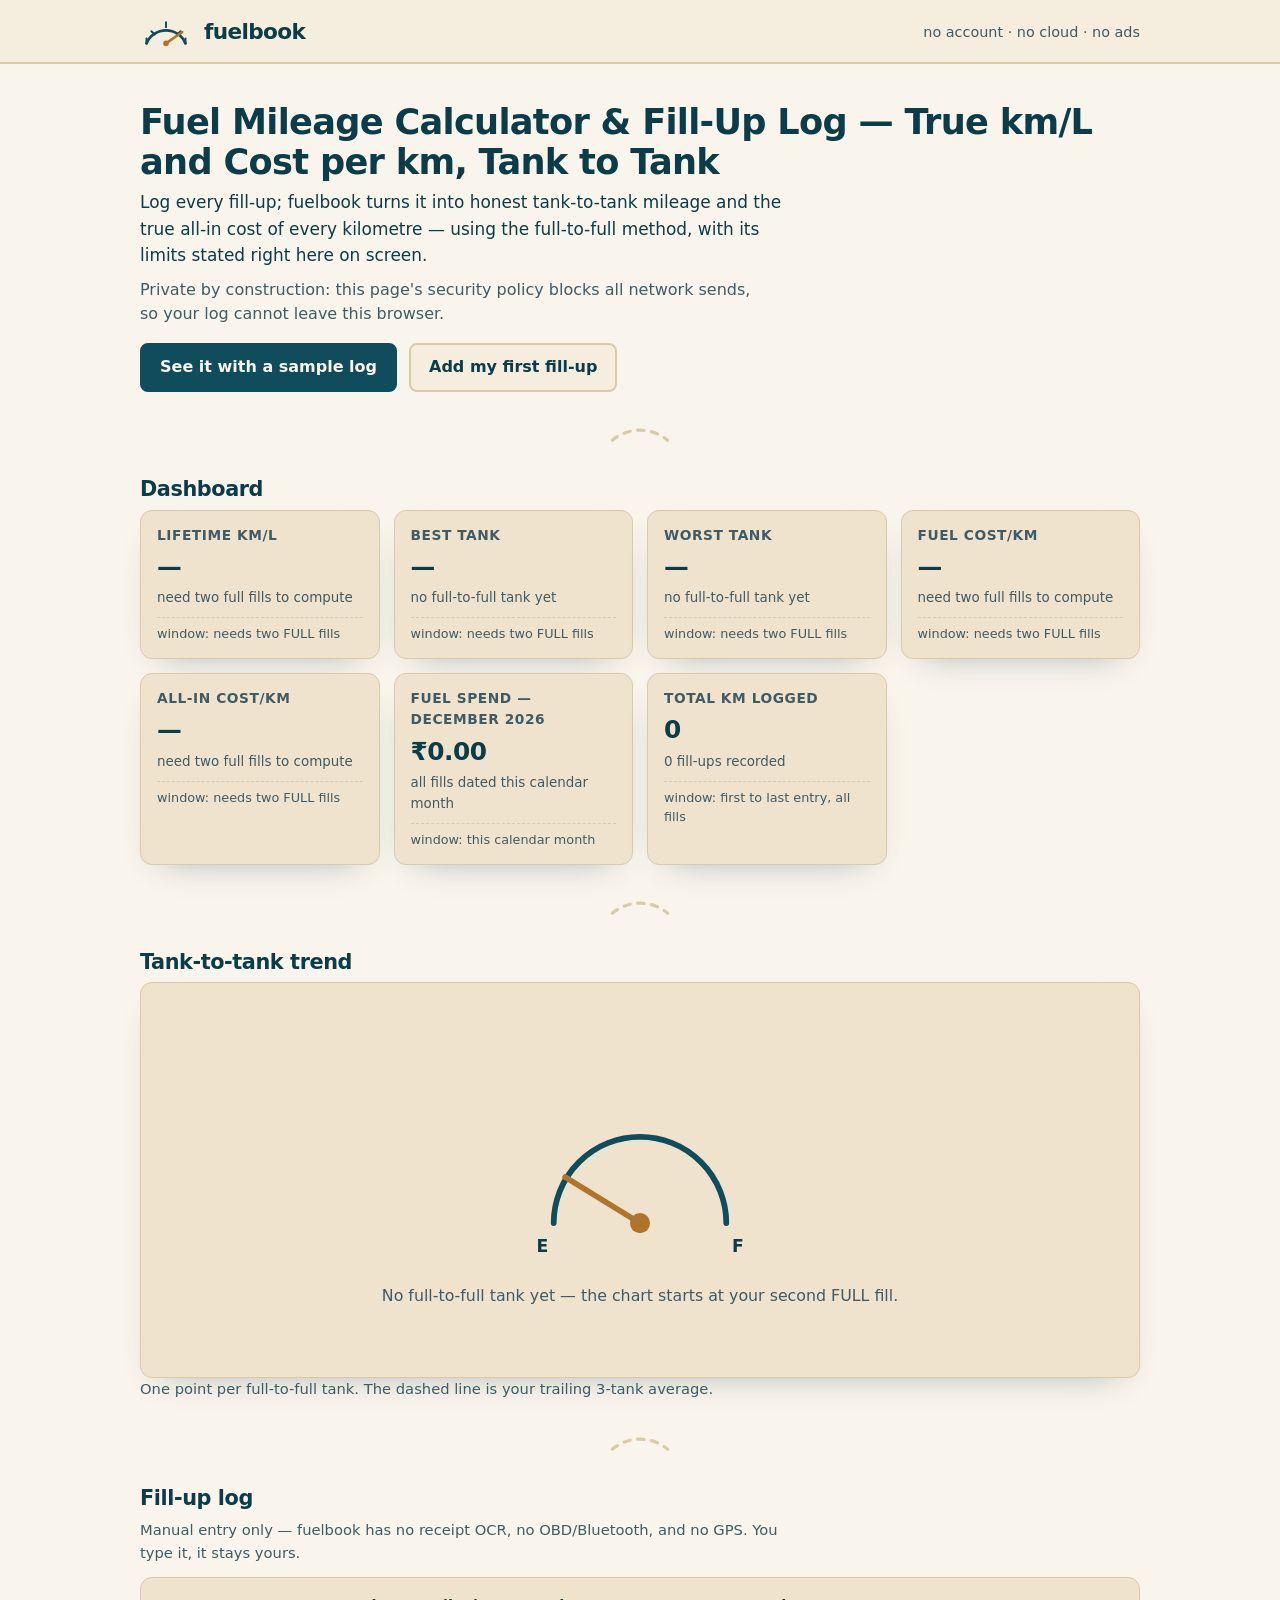
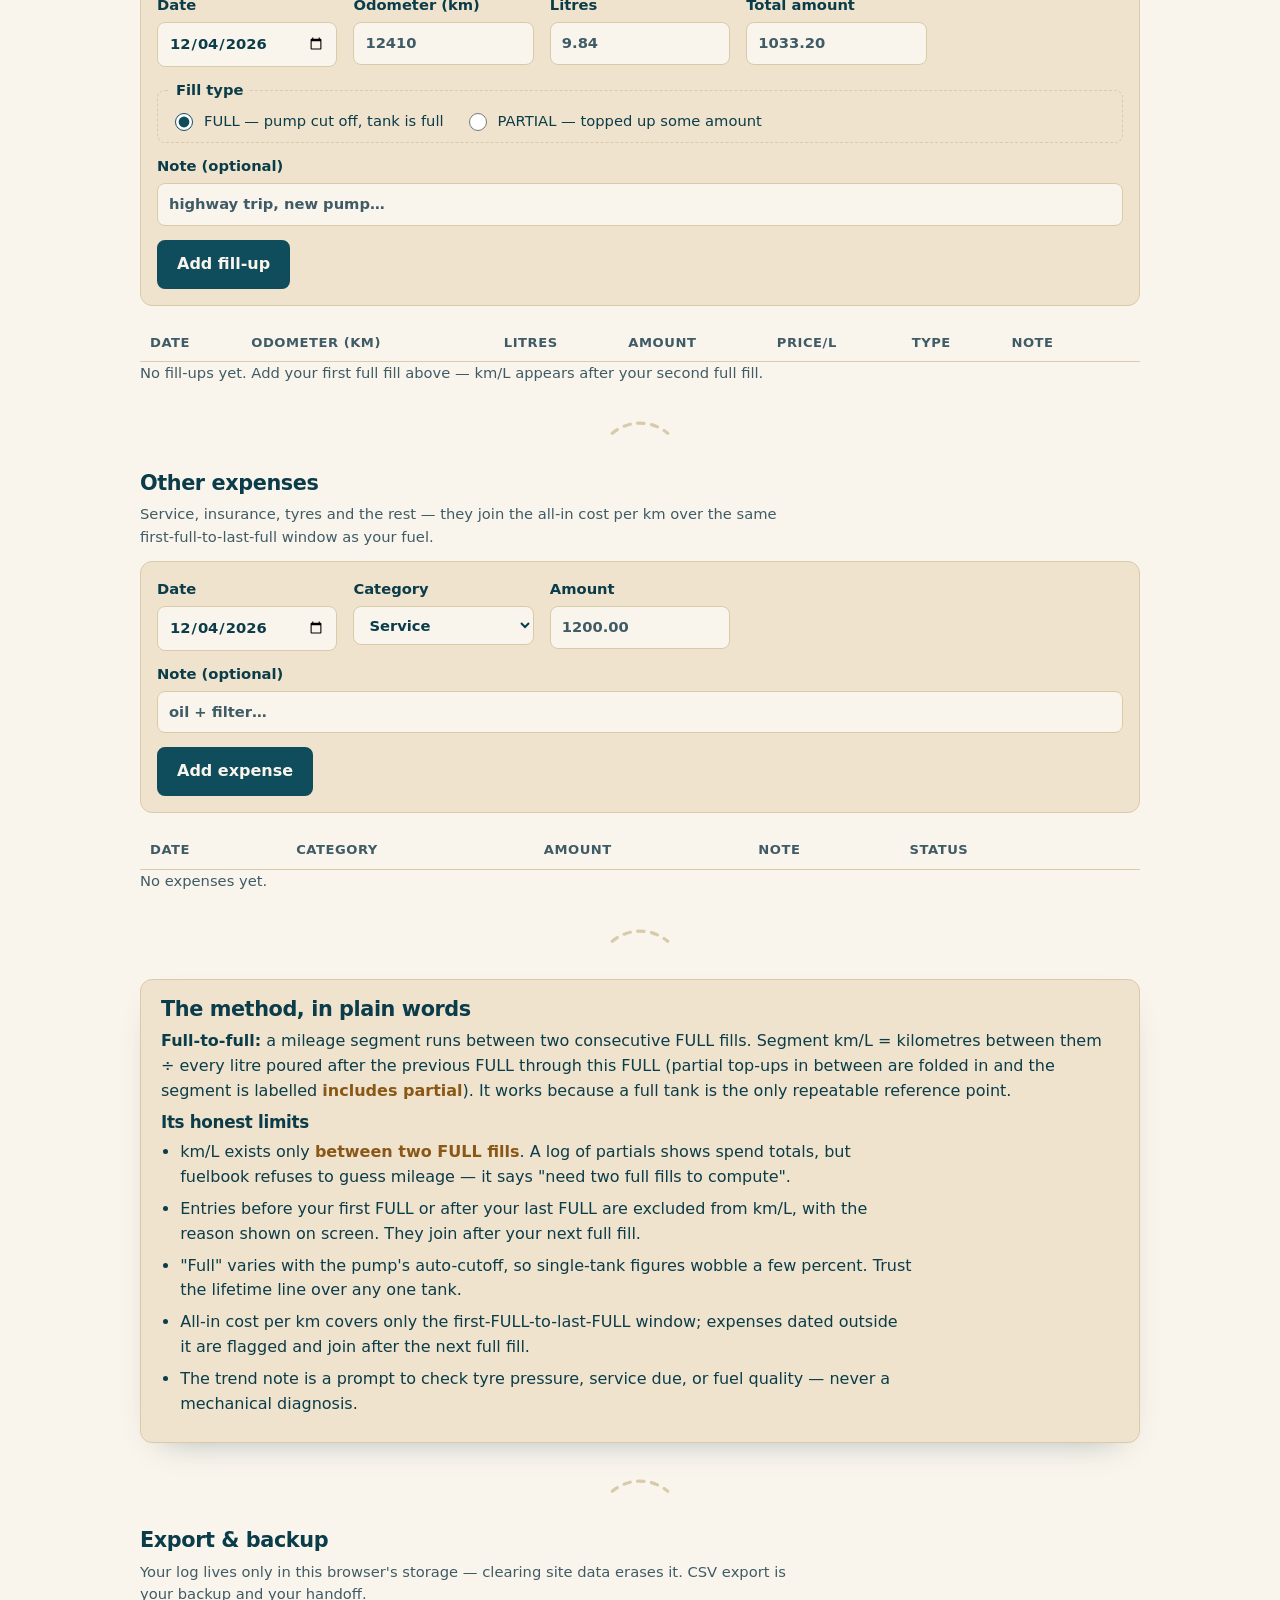
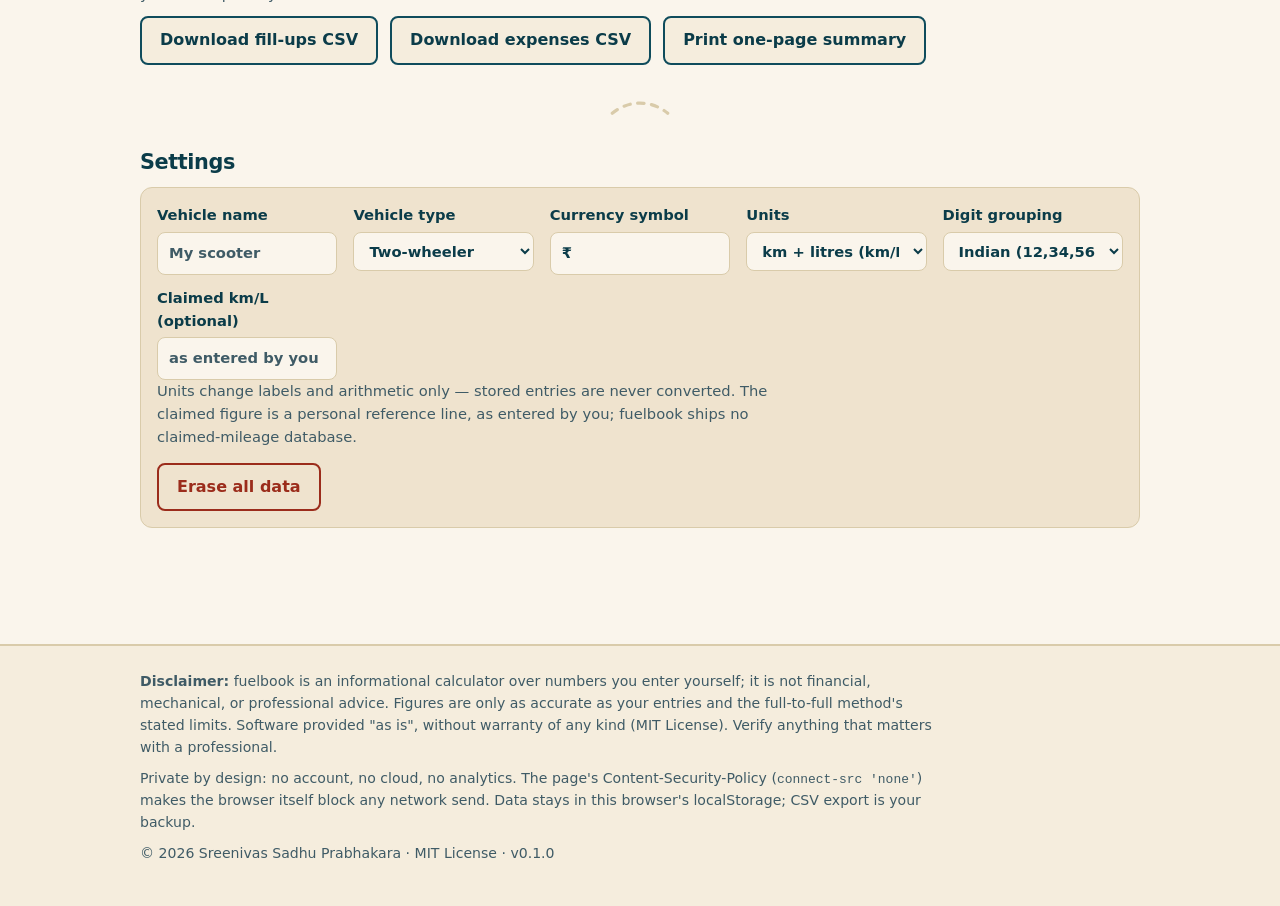
<file: index.html>
<!doctype html>
<html lang="en">
<head>
  <meta charset="utf-8">
  <meta name="viewport" content="width=device-width, initial-scale=1">
  <meta http-equiv="Content-Security-Policy" content="default-src 'self'; connect-src 'none'; img-src 'self' data:; base-uri 'none'; form-action 'none'; frame-ancestors 'none'; object-src 'none'">
  <title>fuelbook — fuel mileage calculator &amp; fill-up log (true km/L and cost per km)</title>
  <meta name="description" content="Fuel mileage calculator and fill-up log: honest tank-to-tank km/L and true all-in cost per km for your vehicle. No account, no cloud, no ads — your log lives in your browser.">
  <meta name="color-scheme" content="light dark">
  <link rel="canonical" href="https://sreenivas-sadhu-prabhakara.github.io/fuelbook/">
  <meta name="robots" content="index, follow, max-image-preview:large">
  <meta name="author" content="Sreenivas Sadhu Prabhakara">
  <meta name="keywords" content="fuel mileage calculator, fill up log, km/l calculator, fuel average calculator, cost per km, petrol mileage, bike mileage calculator, car mileage tracker, tank to tank mileage, mpg calculator, fuel log app">
  <meta name="theme-color" content="#062E38" media="(prefers-color-scheme: dark)">
  <meta name="theme-color" content="#FAF5EC" media="(prefers-color-scheme: light)">

  <!-- Open Graph -->
  <meta property="og:type" content="website">
  <meta property="og:site_name" content="fuelbook">
  <meta property="og:title" content="fuelbook — fuel mileage calculator &amp; fill-up log">
  <meta property="og:description" content="Honest tank-to-tank km/L and true all-in cost per km for your vehicle. No account, no cloud, no ads — your log lives in your browser.">
  <meta property="og:url" content="https://sreenivas-sadhu-prabhakara.github.io/fuelbook/">
  <meta property="og:locale" content="en_IN">
  <meta property="og:image" content="https://sreenivas-sadhu-prabhakara.github.io/fuelbook/og-image.png">
  <meta property="og:image:width" content="1200">
  <meta property="og:image:height" content="630">
  <meta property="og:image:alt" content="fuelbook — a fuel-gauge dial from E to F with the tagline: honest tank-to-tank mileage">

  <!-- Twitter -->
  <meta name="twitter:card" content="summary_large_image">
  <meta name="twitter:title" content="fuelbook — fuel mileage calculator &amp; fill-up log">
  <meta name="twitter:description" content="Honest tank-to-tank km/L and true all-in cost per km for your vehicle. No account, no cloud, no ads.">
  <meta name="twitter:image" content="https://sreenivas-sadhu-prabhakara.github.io/fuelbook/og-image.png">
  <meta name="twitter:image:alt" content="fuelbook — a fuel-gauge dial from E to F with the tagline: honest tank-to-tank mileage">

  <link rel="stylesheet" href="styles.css">
  <link rel="icon" href="favicon.svg" type="image/svg+xml">
  <link rel="apple-touch-icon" href="apple-touch-icon.png">
  <link rel="manifest" href="manifest.webmanifest">

  <!-- Structured data (data block; not executable script) -->
  <script type="application/ld+json">
  {
    "@context": "https://schema.org",
    "@type": "WebApplication",
    "name": "fuelbook",
    "description": "A fuel mileage calculator and fill-up log that turns your fill-ups into honest tank-to-tank km/L and true all-in cost per km, using the full-to-full method with its limits stated on screen. Works offline; data stays in your browser.",
    "url": "https://sreenivas-sadhu-prabhakara.github.io/fuelbook/",
    "applicationCategory": "UtilitiesApplication",
    "operatingSystem": "Any (modern web browser)",
    "browserRequirements": "Requires a modern web browser with JavaScript enabled.",
    "isAccessibleForFree": true,
    "offers": { "@type": "Offer", "price": "0", "priceCurrency": "INR" },
    "license": "https://opensource.org/licenses/MIT",
    "author": { "@type": "Person", "name": "Sreenivas Sadhu Prabhakara" },
    "softwareVersion": "0.1.0",
    "featureList": [
      "Fill-up log with FULL/PARTIAL fills, edit and delete",
      "Tank-to-tank km/L by the full-to-full method, partials folded in",
      "Fuel-only and all-in cost per km over the same honest window",
      "Expense log: service, insurance, tyres, other",
      "km/L trend chart with trailing-3-tank average",
      "km+L or mi+gal unit mode and free-text currency symbol",
      "CSV export and a printable one-page summary",
      "100% offline — data never leaves your browser"
    ]
  }
  </script>
  <script type="application/ld+json">
  {
    "@context": "https://schema.org",
    "@type": "FAQPage",
    "mainEntity": [
      {
        "@type": "Question",
        "name": "How do I calculate my vehicle's real mileage (km/L)?",
        "acceptedAnswer": {
          "@type": "Answer",
          "text": "Use the full-to-full method: fill the tank completely and note the odometer. Next time you fill completely, divide the kilometres travelled by the litres it took to refill. That works because a full tank is the only repeatable reference point. fuelbook automates this over your whole log, folding partial fill-ups into the correct tank segment."
        }
      },
      {
        "@type": "Question",
        "name": "Is my fuel log private? Does fuelbook work offline?",
        "acceptedAnswer": {
          "@type": "Answer",
          "text": "Yes. fuelbook has no account, no cloud, and no analytics. Its Content-Security-Policy sets connect-src to none, so the browser itself blocks any network send. Your log lives only in this browser's localStorage; CSV export is your backup."
        }
      },
      {
        "@type": "Question",
        "name": "Why does my km/L change from tank to tank?",
        "acceptedAnswer": {
          "@type": "Answer",
          "text": "Pump auto-cutoffs stop at slightly different levels, so what counts as 'full' varies a little each time. That makes any single tank's figure wobble by a few percent. Trust the lifetime line, computed across many tanks, over any one tank's number."
        }
      },
      {
        "@type": "Question",
        "name": "What is the true cost per km of my vehicle?",
        "acceptedAnswer": {
          "@type": "Answer",
          "text": "Fuel alone understates it. fuelbook computes fuel-only cost per km and an all-in figure that adds service, insurance, tyres and other expenses over the same first-full-to-last-full window, so both numbers cover exactly the same kilometres."
        }
      }
    ]
  }
  </script>
</head>
<body>
  <a class="skip-link" href="#main">Skip to content</a>

  <header class="site-header">
    <div class="wrap header-row">
      <span class="brand">
        <svg class="brand-dial" viewBox="0 0 64 44" aria-hidden="true" focusable="false">
          <path d="M8 36 A26 26 0 0 1 56 36" fill="none" class="dial-arc"/>
          <line x1="8"  y1="36" x2="8"  y2="30" class="dial-tick"/>
          <line x1="14" y1="21" x2="18" y2="25" class="dial-tick"/>
          <line x1="32" y1="10" x2="32" y2="16" class="dial-tick"/>
          <line x1="50" y1="21" x2="46" y2="25" class="dial-tick"/>
          <line x1="56" y1="36" x2="56" y2="30" class="dial-tick"/>
          <line x1="32" y1="36" x2="52" y2="22" class="dial-needle"/>
          <circle cx="32" cy="36" r="3.4" class="dial-hub"/>
        </svg>
        <span class="brand-name">fuelbook</span>
      </span>
      <span class="header-note">no account · no cloud · no ads</span>
    </div>
  </header>

  <div id="sample-banner" class="sample-banner" hidden>
    <div class="wrap sample-row">
      <strong>SAMPLE DATA</strong>
      <span>Every entry below is invented demo data — not real prices or real vehicle figures.</span>
      <button type="button" id="btn-clear-sample" class="btn btn-small">Clear and start my log</button>
    </div>
  </div>

  <main id="main" class="wrap">

    <section class="hero" aria-labelledby="page-h1">
      <h1 id="page-h1">Fuel Mileage Calculator &amp; Fill-Up Log — True km/L and Cost per km, Tank to Tank</h1>
      <p class="lede">Log every fill-up; fuelbook turns it into honest tank-to-tank mileage and the true all-in cost of every kilometre — using the full-to-full method, with its limits stated right here on screen.</p>
      <p class="privacy-line">Private by construction: this page's security policy blocks all network sends, so your log cannot leave this browser.</p>
      <div class="hero-actions">
        <button type="button" id="btn-sample" class="btn btn-primary">See it with a sample log</button>
        <a class="btn btn-ghost" href="#fillups">Add my first fill-up</a>
      </div>
    </section>

    <div class="arc-divider" aria-hidden="true"><svg viewBox="0 0 60 14"><path d="M4 12 A40 40 0 0 1 56 12" fill="none"/></svg></div>

    <section aria-labelledby="h-dash">
      <h2 id="h-dash">Dashboard</h2>
      <div id="stats-grid" class="stats-grid" aria-live="polite"></div>
      <p id="excluded-note" class="note" hidden></p>
    </section>

    <div class="arc-divider" aria-hidden="true"><svg viewBox="0 0 60 14"><path d="M4 12 A40 40 0 0 1 56 12" fill="none"/></svg></div>

    <section aria-labelledby="h-trend">
      <h2 id="h-trend">Tank-to-tank trend</h2>
      <div id="chart" class="chart-box"></div>
      <p id="chart-summary" class="visually-hidden" aria-live="polite"></p>
      <p id="trend-note" class="trend-note" hidden></p>
      <p class="note">One point per full-to-full tank. The dashed line is your trailing 3-tank average<span id="claimed-legend" hidden>; the dotted line is your claimed figure, as entered by you</span>.</p>
    </section>

    <div class="arc-divider" aria-hidden="true"><svg viewBox="0 0 60 14"><path d="M4 12 A40 40 0 0 1 56 12" fill="none"/></svg></div>

    <section id="fillups" aria-labelledby="h-fills">
      <h2 id="h-fills">Fill-up log</h2>
      <p class="note">Manual entry only — fuelbook has no receipt OCR, no OBD/Bluetooth, and no GPS. You type it, it stays yours.</p>
      <form id="fill-form" class="entry-form" novalidate>
        <div class="form-grid">
          <label>Date
            <input id="f-date" name="date" type="date" required>
          </label>
          <label><span data-label="odo">Odometer (km)</span>
            <input id="f-odo" name="odo" type="text" inputmode="decimal" placeholder="12410" required>
          </label>
          <label><span data-label="vol">Litres</span>
            <input id="f-litres" name="litres" type="text" inputmode="decimal" placeholder="9.84" required>
          </label>
          <label><span data-label="amt">Total amount</span>
            <input id="f-amount" name="amount" type="text" inputmode="decimal" placeholder="1033.20" required>
          </label>
          <fieldset class="fill-kind">
            <legend>Fill type</legend>
            <label class="radio"><input type="radio" name="fillkind" id="f-full" value="full" checked> FULL — pump cut off, tank is full</label>
            <label class="radio"><input type="radio" name="fillkind" id="f-partial" value="partial"> PARTIAL — topped up some amount</label>
          </fieldset>
          <label class="span2">Note (optional)
            <input id="f-note" name="note" type="text" maxlength="120" placeholder="highway trip, new pump…">
          </label>
        </div>
        <p id="fill-derived" class="note" hidden></p>
        <p id="fill-error" class="error" role="alert" hidden></p>
        <div class="form-actions">
          <button type="submit" id="fill-submit" class="btn btn-primary">Add fill-up</button>
          <button type="button" id="fill-cancel" class="btn btn-ghost" hidden>Cancel edit</button>
        </div>
      </form>
      <div class="table-scroll" tabindex="0" role="region" aria-label="Fill-up entries table (scrolls horizontally)">
        <table class="log-table" id="fills-table">
          <caption class="visually-hidden">Fill-up entries, newest first</caption>
          <thead>
            <tr><th scope="col">Date</th><th scope="col" data-label="odo2">Odometer</th><th scope="col" data-label="vol2">Litres</th><th scope="col">Amount</th><th scope="col" data-label="ppu">Price/L</th><th scope="col">Type</th><th scope="col">Note</th><th scope="col"><span class="visually-hidden">Actions</span></th></tr>
          </thead>
          <tbody id="fills-body"></tbody>
        </table>
      </div>
      <p id="fills-empty" class="note">No fill-ups yet. Add your first full fill above — km/L appears after your second full fill.</p>
    </section>

    <div class="arc-divider" aria-hidden="true"><svg viewBox="0 0 60 14"><path d="M4 12 A40 40 0 0 1 56 12" fill="none"/></svg></div>

    <section aria-labelledby="h-exp">
      <h2 id="h-exp">Other expenses</h2>
      <p class="note">Service, insurance, tyres and the rest — they join the all-in cost per km over the same first-full-to-last-full window as your fuel.</p>
      <form id="expense-form" class="entry-form" novalidate>
        <div class="form-grid">
          <label>Date
            <input id="e-date" name="date" type="date" required>
          </label>
          <label>Category
            <select id="e-cat" name="category">
              <option value="service">Service</option>
              <option value="insurance">Insurance</option>
              <option value="tyres">Tyres</option>
              <option value="other">Other</option>
            </select>
          </label>
          <label><span data-label="amt2">Amount</span>
            <input id="e-amount" name="amount" type="text" inputmode="decimal" placeholder="1200.00" required>
          </label>
          <label class="span2">Note (optional)
            <input id="e-note" name="note" type="text" maxlength="120" placeholder="oil + filter…">
          </label>
        </div>
        <p id="expense-error" class="error" role="alert" hidden></p>
        <div class="form-actions">
          <button type="submit" id="expense-submit" class="btn btn-primary">Add expense</button>
          <button type="button" id="expense-cancel" class="btn btn-ghost" hidden>Cancel edit</button>
        </div>
      </form>
      <div class="table-scroll" tabindex="0" role="region" aria-label="Expense entries table (scrolls horizontally)">
        <table class="log-table" id="expenses-table">
          <caption class="visually-hidden">Expense entries, newest first</caption>
          <thead>
            <tr><th scope="col">Date</th><th scope="col">Category</th><th scope="col">Amount</th><th scope="col">Note</th><th scope="col">Status</th><th scope="col"><span class="visually-hidden">Actions</span></th></tr>
          </thead>
          <tbody id="expenses-body"></tbody>
        </table>
      </div>
      <p id="expenses-empty" class="note">No expenses yet.</p>
    </section>

    <div class="arc-divider" aria-hidden="true"><svg viewBox="0 0 60 14"><path d="M4 12 A40 40 0 0 1 56 12" fill="none"/></svg></div>

    <section aria-labelledby="h-method" class="method-card">
      <h2 id="h-method">The method, in plain words</h2>
      <p><strong>Full-to-full:</strong> a mileage segment runs between two consecutive FULL fills. Segment km/L = kilometres between them ÷ every litre poured after the previous FULL through this FULL (partial top-ups in between are folded in and the segment is labelled <em>includes partial</em>). It works because a full tank is the only repeatable reference point.</p>
      <h3>Its honest limits</h3>
      <ul class="limits">
        <li>km/L exists only <em>between two FULL fills</em>. A log of partials shows spend totals, but fuelbook refuses to guess mileage — it says "need two full fills to compute".</li>
        <li>Entries before your first FULL or after your last FULL are excluded from km/L, with the reason shown on screen. They join after your next full fill.</li>
        <li>"Full" varies with the pump's auto-cutoff, so single-tank figures wobble a few percent. Trust the lifetime line over any one tank.</li>
        <li>All-in cost per km covers only the first-FULL-to-last-FULL window; expenses dated outside it are flagged and join after the next full fill.</li>
        <li>The trend note is a prompt to check tyre pressure, service due, or fuel quality — never a mechanical diagnosis.</li>
      </ul>
    </section>

    <div class="arc-divider" aria-hidden="true"><svg viewBox="0 0 60 14"><path d="M4 12 A40 40 0 0 1 56 12" fill="none"/></svg></div>

    <section aria-labelledby="h-export">
      <h2 id="h-export">Export &amp; backup</h2>
      <p class="note">Your log lives only in this browser's storage — clearing site data erases it. CSV export is your backup and your handoff.</p>
      <div class="export-actions">
        <button type="button" id="btn-csv-fills" class="btn">Download fill-ups CSV</button>
        <button type="button" id="btn-csv-expenses" class="btn">Download expenses CSV</button>
        <button type="button" id="btn-print" class="btn">Print one-page summary</button>
      </div>
    </section>

    <div class="arc-divider" aria-hidden="true"><svg viewBox="0 0 60 14"><path d="M4 12 A40 40 0 0 1 56 12" fill="none"/></svg></div>

    <section aria-labelledby="h-settings">
      <h2 id="h-settings">Settings</h2>
      <form id="settings-form" class="entry-form" novalidate>
        <div class="form-grid">
          <label>Vehicle name
            <input id="s-name" type="text" maxlength="40" placeholder="My scooter">
          </label>
          <label>Vehicle type
            <select id="s-type">
              <option value="two-wheeler">Two-wheeler</option>
              <option value="car">Car</option>
              <option value="other">Other</option>
            </select>
          </label>
          <label>Currency symbol
            <input id="s-currency" type="text" maxlength="4" placeholder="₹">
          </label>
          <label>Units
            <select id="s-units">
              <option value="metric">km + litres (km/L, L/100km)</option>
              <option value="us">miles + gallons (mpg)</option>
            </select>
          </label>
          <label>Digit grouping
            <select id="s-grouping">
              <option value="indian">Indian (12,34,567)</option>
              <option value="plain">Plain (1,234,567)</option>
            </select>
          </label>
          <label><span data-label="claimed">Claimed km/L (optional)</span>
            <input id="s-claimed" type="text" inputmode="decimal" placeholder="as entered by you">
          </label>
        </div>
        <p class="note">Units change labels and arithmetic only — stored entries are never converted. The claimed figure is a personal reference line, as entered by you; fuelbook ships no claimed-mileage database.</p>
        <div class="form-actions">
          <button type="button" id="btn-erase" class="btn btn-danger">Erase all data</button>
        </div>
      </form>
    </section>

  </main>

  <!-- printable one-page summary (visible only in print) -->
  <section id="print-summary" class="print-only" aria-hidden="true">
    <h2>fuelbook — summary</h2>
    <p id="print-meta"></p>
    <div id="print-stats"></div>
    <table class="log-table" id="print-segments">
      <thead><tr><th>Tank (full → full)</th><th id="print-km-h">km</th><th id="print-vol-h">Litres</th><th id="print-eff-h">km/L</th><th>Notes</th></tr></thead>
      <tbody id="print-segments-body"></tbody>
    </table>
    <p id="print-footer" class="note"></p>
  </section>

  <footer class="site-footer">
    <div class="wrap">
      <p><strong>Disclaimer:</strong> fuelbook is an informational calculator over numbers you enter yourself; it is not financial, mechanical, or professional advice. Figures are only as accurate as your entries and the full-to-full method's stated limits. Software provided "as is", without warranty of any kind (MIT License). Verify anything that matters with a professional.</p>
      <p>Private by design: no account, no cloud, no analytics. The page's Content-Security-Policy (<code>connect-src 'none'</code>) makes the browser itself block any network send. Data stays in this browser's localStorage; CSV export is your backup.</p>
      <p>© 2026 Sreenivas Sadhu Prabhakara · MIT License · v0.1.0</p>
    </div>
  </footer>

  <script src="data/engine.js"></script>
  <script src="app.js"></script>
</body>
</html>
</file>
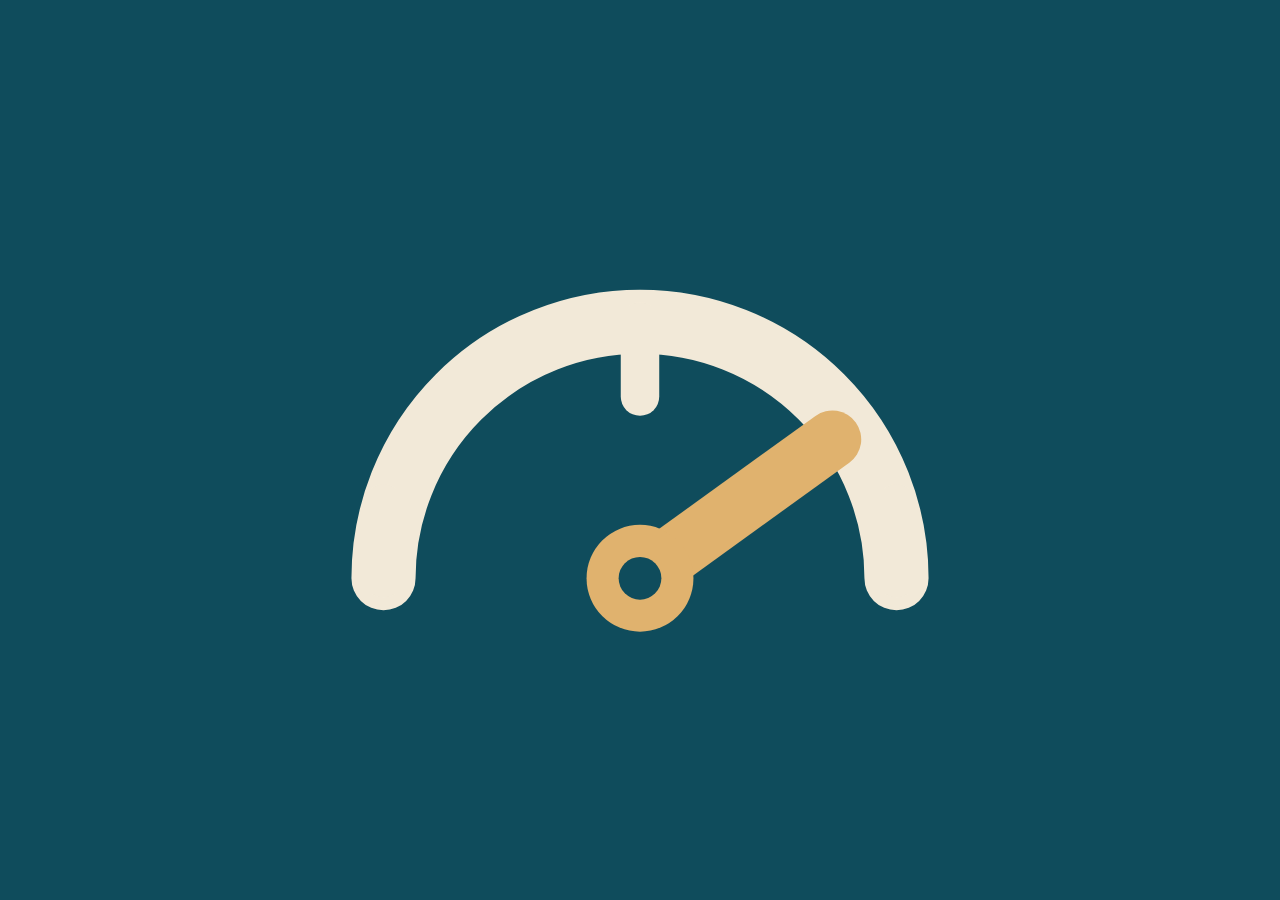
<file: assets/icon.html>
<!doctype html>
<html lang="en">
<head>
<meta charset="utf-8">
<style>
  /* rendered locally to icon-512.png — never served under the CSP */
  * { box-sizing: border-box; margin: 0; padding: 0; }
  html, body { width: 100%; height: 100%; overflow: hidden; background: #0F4C5C; }
  body { display: grid; place-items: center; }
  /* 12% safe padding each side -> mark fills the middle 76vmin (maskable-safe) */
  .mark { width: 76vmin; height: 76vmin; display: block; }
</style>
</head>
<body>
  <!-- the E-to-F dial reduced to arc + needle on teal -->
  <svg class="mark" viewBox="0 0 64 64" aria-hidden="true">
    <path d="M8 44 A24 24 0 0 1 56 44" fill="none" stroke="#F2E9D8" stroke-width="6" stroke-linecap="round"/>
    <line x1="8"  y1="44" x2="8"  y2="37" stroke="#F2E9D8" stroke-width="3.6" stroke-linecap="round"/>
    <line x1="32" y1="20" x2="32" y2="27" stroke="#F2E9D8" stroke-width="3.6" stroke-linecap="round"/>
    <line x1="56" y1="44" x2="56" y2="37" stroke="#F2E9D8" stroke-width="3.6" stroke-linecap="round"/>
    <line x1="32" y1="44" x2="50" y2="31" stroke="#E0B26E" stroke-width="5.4" stroke-linecap="round"/>
    <circle cx="32" cy="44" r="5" fill="#E0B26E"/>
    <circle cx="32" cy="44" r="2" fill="#0F4C5C"/>
  </svg>
</body>
</html>
</file>
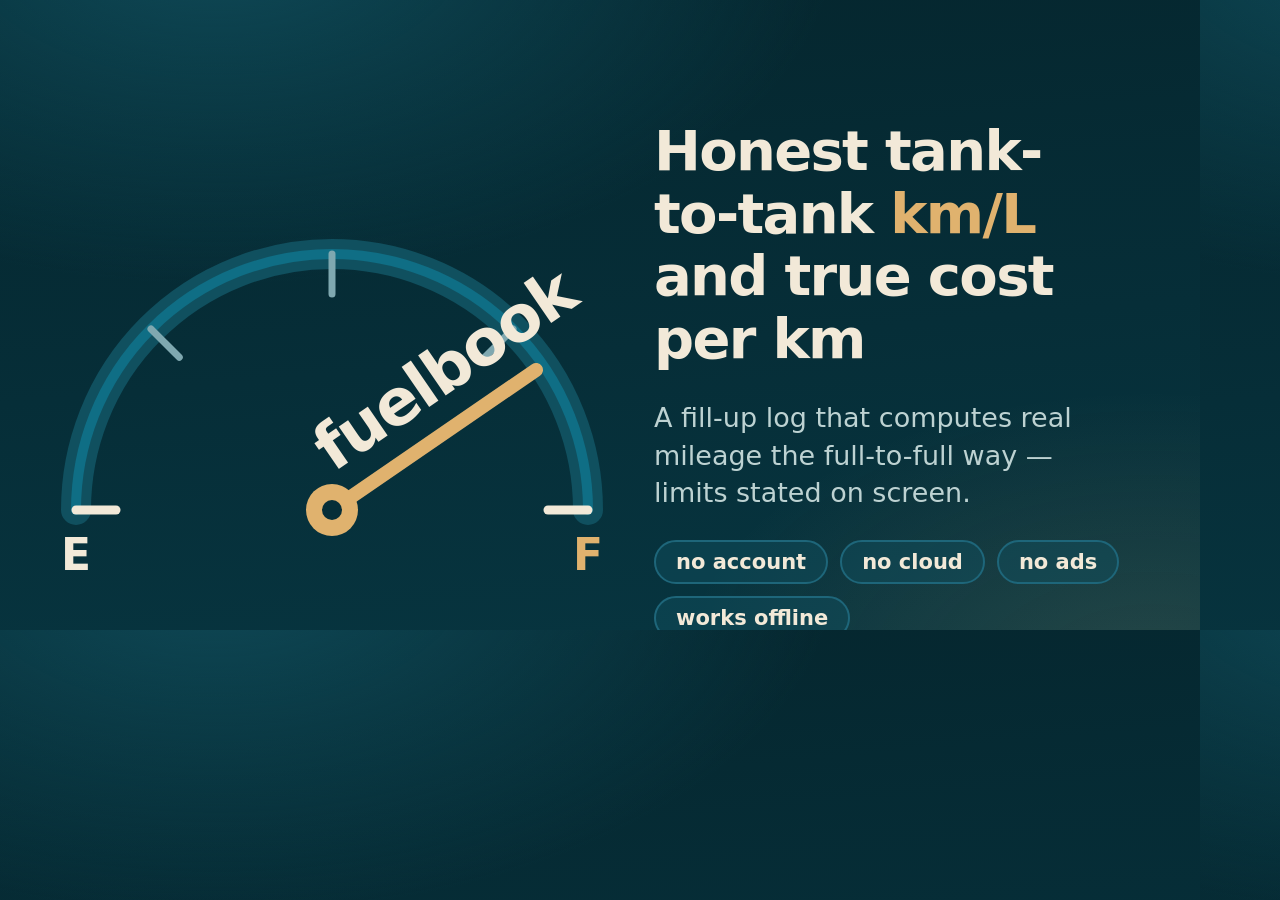
<file: assets/og.html>
<!doctype html>
<html lang="en">
<head>
<meta charset="utf-8">
<style>
  /* rendered locally to og-image.png — never served under the CSP */
  * { box-sizing: border-box; margin: 0; padding: 0; }
  html, body { width: 1200px; height: 630px; overflow: hidden; }
  body {
    position: relative;
    background:
      radial-gradient(1000px 560px at 18% -10%, rgba(16, 80, 95, 0.85), transparent 62%),
      radial-gradient(820px 500px at 96% 108%, rgba(224, 178, 110, 0.14), transparent 58%),
      linear-gradient(175deg, #05262E 0%, #062E38 55%, #073540 100%);
    font-family: system-ui, -apple-system, "Segoe UI", Roboto, Helvetica, Arial, sans-serif;
    color: #F2E9D8;
    -webkit-font-smoothing: antialiased;
  }
  .dial {
    position: absolute;
    left: 12px; top: 40px;
    width: 640px; height: 560px;
  }
  .copy {
    position: absolute;
    right: 76px; top: 120px;
    width: 470px;
    display: flex; flex-direction: column; gap: 28px;
  }
  .copy h1 {
    font-size: 56px; font-weight: 800; letter-spacing: -0.03em; line-height: 1.12;
  }
  .copy h1 em { font-style: normal; color: #E0B26E; }
  .copy p {
    font-size: 27px; font-weight: 500; line-height: 1.4; color: #BDD2D2;
  }
  .chips { display: flex; flex-wrap: wrap; gap: 12px; }
  .chip {
    font-size: 21px; font-weight: 650;
    color: #F2E9D8;
    border: 2px solid #1E667A;
    border-radius: 999px;
    padding: 8px 20px;
    background: rgba(16, 80, 95, 0.45);
  }
</style>
</head>
<body>
  <!-- one large E-to-F dial; the wordmark rides the needle line -->
  <svg class="dial" viewBox="0 0 640 560" aria-hidden="true">
    <!-- arc -->
    <path d="M64 470 A256 256 0 0 1 576 470" fill="none" stroke="#10505F" stroke-width="30" stroke-linecap="round"/>
    <path d="M64 470 A256 256 0 0 1 576 470" fill="none" stroke="#0F6E85" stroke-width="10" stroke-linecap="round"/>
    <!-- ticks: E, quarter, half, three-quarter, F -->
    <line x1="64"  y1="470" x2="104" y2="470" stroke="#F2E9D8" stroke-width="9" stroke-linecap="round" transform="rotate(0 320 470)"/>
    <line x1="64"  y1="470" x2="104" y2="470" stroke="#7FA8B0" stroke-width="7" stroke-linecap="round" transform="rotate(45 320 470)"/>
    <line x1="64"  y1="470" x2="104" y2="470" stroke="#7FA8B0" stroke-width="7" stroke-linecap="round" transform="rotate(90 320 470)"/>
    <line x1="64"  y1="470" x2="104" y2="470" stroke="#7FA8B0" stroke-width="7" stroke-linecap="round" transform="rotate(135 320 470)"/>
    <line x1="64"  y1="470" x2="104" y2="470" stroke="#F2E9D8" stroke-width="9" stroke-linecap="round" transform="rotate(180 320 470)"/>
    <!-- E / F labels -->
    <text x="64" y="530" font-family="system-ui, sans-serif" font-size="44" font-weight="800" fill="#F2E9D8" text-anchor="middle">E</text>
    <text x="576" y="530" font-family="system-ui, sans-serif" font-size="44" font-weight="800" fill="#E0B26E" text-anchor="middle">F</text>
    <!-- needle pointing near F, wordmark on the needle line -->
    <line x1="320" y1="470" x2="524" y2="330" stroke="#E0B26E" stroke-width="14" stroke-linecap="round"/>
    <text x="342" y="440" font-family="system-ui, sans-serif" font-size="64" font-weight="800" letter-spacing="-0.03em" fill="#F2E9D8" transform="rotate(-34.5 320 470)">fuelbook</text>
    <circle cx="320" cy="470" r="26" fill="#E0B26E"/>
    <circle cx="320" cy="470" r="10" fill="#062E38"/>
  </svg>

  <div class="copy">
    <h1>Honest tank-to-tank <em>km/L</em> and true cost per km</h1>
    <p>A fill-up log that computes real mileage the full-to-full way — limits stated on screen.</p>
    <div class="chips">
      <span class="chip">no account</span>
      <span class="chip">no cloud</span>
      <span class="chip">no ads</span>
      <span class="chip">works offline</span>
    </div>
  </div>
</body>
</html>
</file>
<file: styles.css>
/* ============================================================
   fuelbook — petrol teal + sand/shell. The E-to-F gauge motif.
   Light scheme default; dark via prefers-color-scheme.
   ============================================================ */

:root {
  --bg:        #FAF5EC;  /* shell white */
  --ink:       #0B3C49;  /* deep petrol teal */
  --muted:     #3F5B66;
  --card:      #EFE3CE;  /* shell */
  --card2:     #F5EDDD;
  --line:      #D9CBAA;
  --primary:   #0F4C5C;  /* teal */
  --primary-ink: #FAF5EC;
  --needle:    #B0742B;  /* sand, darkened for AA strokes on light */
  --sand:      #D9A05B;
  --accent-text: #8A5716;
  --danger:    #9B2C1B;
  --flag-bg:   #F3E2C0;
  --focus:     #0F4C5C;

  --sans: system-ui, -apple-system, "Segoe UI", Roboto, Helvetica, Arial, sans-serif;
  --radius: 12px;
  --radius-sm: 8px;
  --wrap: 1040px;
  --shadow: 0 14px 34px -22px rgba(11, 60, 73, 0.45);
}

@media (prefers-color-scheme: dark) {
  :root {
    --bg:        #062E38;  /* deep sea */
    --ink:       #F2E9D8;  /* shell */
    --muted:     #A9C4C7;
    --card:      #10505F;  /* teal tint */
    --card2:     #0B4250;
    --line:      #1E667A;
    --primary:   #E0B26E;  /* sand */
    --primary-ink: #062E38;
    --needle:    #E0B26E;
    --sand:      #E0B26E;
    --accent-text: #E8C68F;
    --danger:    #F5A48F;
    --flag-bg:   #0B4250;
    --focus:     #E0B26E;
    --shadow: 0 14px 34px -22px rgba(0, 0, 0, 0.6);
  }
}

* { box-sizing: border-box; }
html { -webkit-text-size-adjust: 100%; }

body {
  margin: 0;
  background: var(--bg);
  color: var(--ink);
  font-family: var(--sans);
  font-size: 16px;
  line-height: 1.55;
  -webkit-font-smoothing: antialiased;
  text-rendering: optimizeLegibility;
}

h1, h2, h3 { margin: 0 0 0.5rem; font-weight: 750; letter-spacing: -0.02em; line-height: 1.12; }
h1 { font-size: clamp(1.5rem, 3.4vw, 2.2rem); }
h2 { font-size: 1.3rem; }
h3 { font-size: 1.05rem; }
p { margin: 0 0 0.6rem; }
em { font-style: normal; color: var(--accent-text); font-weight: 600; }
code { font-family: ui-monospace, "SF Mono", Menlo, Consolas, monospace; font-size: 0.92em; }

.wrap { max-width: var(--wrap); margin: 0 auto; padding: 0 20px; }
main.wrap { padding-bottom: 3rem; }
section { margin: 2.2rem 0; }

[hidden] { display: none !important; }

.visually-hidden {
  position: absolute !important;
  width: 1px; height: 1px;
  margin: -1px; padding: 0; border: 0;
  clip: rect(0 0 0 0); clip-path: inset(50%);
  overflow: hidden; white-space: nowrap;
}

/* ---------- skip link + focus ---------- */

.skip-link {
  position: absolute; left: 8px; top: -48px;
  background: var(--primary); color: var(--primary-ink);
  padding: 10px 16px; border-radius: 0 0 var(--radius-sm) var(--radius-sm);
  text-decoration: none; font-weight: 600; z-index: 20;
  transition: top 0.15s ease;
}
.skip-link:focus { top: 0; }

:focus-visible {
  outline: 3px solid var(--focus);
  outline-offset: 2px;
  border-radius: 3px;
}

/* ---------- header ---------- */

.site-header {
  border-bottom: 2px solid var(--line);
  background: var(--card2);
}
.header-row {
  display: flex; align-items: center; justify-content: space-between;
  gap: 12px; padding-top: 14px; padding-bottom: 12px; flex-wrap: wrap;
}
.brand { display: inline-flex; align-items: center; gap: 12px; }
.brand-name { font-size: 1.35rem; font-weight: 800; letter-spacing: -0.03em; }
.brand-dial { width: 52px; height: 36px; }
.dial-arc  { stroke: var(--primary); stroke-width: 3.4; stroke-linecap: round; }
.dial-tick { stroke: var(--primary); stroke-width: 2.4; stroke-linecap: round; }
.dial-needle { stroke: var(--needle); stroke-width: 3.2; stroke-linecap: round; }
.dial-hub  { fill: var(--needle); }
.header-note { color: var(--muted); font-size: 0.9rem; }

/* ---------- sample banner ---------- */

.sample-banner {
  background: var(--sand);
  color: #2A1B04;
  border-bottom: 2px solid rgba(0,0,0,0.25);
}
.sample-row {
  display: flex; align-items: center; gap: 14px;
  padding-top: 10px; padding-bottom: 10px; flex-wrap: wrap;
}
.sample-row strong { letter-spacing: 0.06em; }
.sample-banner .btn { background: #2A1B04; color: #F5E9CF; border-color: #2A1B04; }

/* ---------- hero ---------- */

.hero { margin-top: 2.4rem; }
.lede { max-width: 62ch; font-size: 1.06rem; }
.privacy-line { color: var(--muted); max-width: 62ch; }
.hero-actions { display: flex; gap: 12px; flex-wrap: wrap; margin-top: 1rem; }

/* ---------- arc divider (gauge ticks motif) ---------- */

.arc-divider { display: flex; justify-content: center; margin: 2rem 0 0; }
.arc-divider svg { width: 64px; height: 16px; }
.arc-divider path { stroke: var(--line); stroke-width: 3; stroke-linecap: round; stroke-dasharray: 6 7; }

/* ---------- buttons ---------- */

.btn {
  display: inline-block;
  font: inherit; font-weight: 650;
  padding: 10px 18px;
  border: 2px solid var(--primary);
  border-radius: var(--radius-sm);
  background: var(--card2);
  color: var(--ink);
  cursor: pointer;
  text-decoration: none;
  transition: transform 0.08s ease, background 0.15s ease;
}
.btn:hover { background: var(--card); }
.btn:active { transform: translateY(1px); }
.btn-primary { background: var(--primary); color: var(--primary-ink); }
.btn-primary:hover { background: var(--primary); filter: brightness(1.08); }
.btn-ghost { border-color: var(--line); }
.btn-danger { border-color: var(--danger); color: var(--danger); background: transparent; }
.btn-small { padding: 6px 12px; font-size: 0.9rem; }

/* ---------- stat cards ---------- */

.stats-grid {
  display: grid;
  grid-template-columns: repeat(auto-fill, minmax(210px, 1fr));
  gap: 14px;
}
.stat-card {
  background: var(--card);
  border: 1px solid var(--line);
  border-radius: var(--radius);
  padding: 14px 16px;
  box-shadow: var(--shadow);
}
.stat-label { font-size: 0.86rem; color: var(--muted); font-weight: 650; text-transform: uppercase; letter-spacing: 0.04em; }
.stat-value {
  font-size: 1.55rem; font-weight: 800; letter-spacing: -0.02em;
  font-variant-numeric: tabular-nums;
  margin: 2px 0;
  overflow-wrap: anywhere;
}
.stat-sub { font-size: 0.84rem; color: var(--muted); }
.stat-window { font-size: 0.8rem; color: var(--muted); border-top: 1px dashed var(--line); margin-top: 8px; padding-top: 6px; }

/* ---------- notes / errors / trend ---------- */

.note { color: var(--muted); font-size: 0.92rem; max-width: 70ch; }
.error { color: var(--danger); font-weight: 650; }
.trend-note {
  background: var(--flag-bg);
  border: 1px solid var(--line);
  border-left: 5px solid var(--sand);
  border-radius: var(--radius-sm);
  padding: 10px 14px;
  max-width: 70ch;
}

/* ---------- chart ---------- */

.chart-box {
  background: var(--card);
  border: 1px solid var(--line);
  border-radius: var(--radius);
  padding: 10px;
  box-shadow: var(--shadow);
}
.chart-box svg { display: block; width: 100%; height: auto; }
.c-line { fill: none; stroke: var(--primary); stroke-width: 2.6; stroke-linejoin: round; }
.c-avg { fill: none; stroke: var(--needle); stroke-width: 2; stroke-dasharray: 7 6; }
.c-claimed { fill: none; stroke: var(--muted); stroke-width: 1.6; stroke-dasharray: 2 5; }
.c-dot { fill: var(--primary); stroke: var(--bg); stroke-width: 1.5; }
.c-dot-partial { fill: var(--needle); stroke: var(--ink); stroke-width: 1.5; }
.c-grid { stroke: var(--line); stroke-width: 1; }
.c-text { fill: var(--muted); font-family: var(--sans); font-size: 11px; font-variant-numeric: tabular-nums; }
.c-text-strong { fill: var(--ink); font-family: var(--sans); font-size: 12px; font-weight: 700; font-variant-numeric: tabular-nums; }
.c-empty-arc { stroke: var(--primary); stroke-width: 4; fill: none; stroke-linecap: round; }
.c-empty-needle { stroke: var(--needle); stroke-width: 4; stroke-linecap: round; }
.c-empty-hub { fill: var(--needle); }
.chart-legend-partial { color: var(--accent-text); }

/* ---------- forms ---------- */

.entry-form {
  background: var(--card);
  border: 1px solid var(--line);
  border-radius: var(--radius);
  padding: 16px;
  margin: 0.8rem 0 1.2rem;
}
.form-grid {
  display: grid;
  grid-template-columns: repeat(auto-fit, minmax(180px, 1fr));
  gap: 12px 16px;
}
.form-grid label { display: flex; flex-direction: column; gap: 5px; font-weight: 650; font-size: 0.92rem; }
.form-grid .span2 { grid-column: 1 / -1; }
input, select {
  font: inherit;
  font-variant-numeric: tabular-nums;
  color: var(--ink);
  background: var(--bg);
  border: 1.5px solid var(--line);
  border-radius: var(--radius-sm);
  padding: 9px 11px;
  min-width: 0;
}
input::placeholder { color: var(--muted); opacity: 1; }
fieldset.fill-kind {
  border: 1.5px dashed var(--line);
  border-radius: var(--radius-sm);
  padding: 8px 12px 10px;
  margin: 0;
  grid-column: 1 / -1;
  display: flex; gap: 20px; flex-wrap: wrap;
}
fieldset.fill-kind legend { font-weight: 650; font-size: 0.92rem; padding: 0 6px; }
label.radio { flex-direction: row !important; align-items: center; gap: 8px !important; font-weight: 500 !important; }
input[type="radio"] { accent-color: var(--primary); width: 18px; height: 18px; }
.form-actions { display: flex; gap: 12px; margin-top: 14px; flex-wrap: wrap; }

/* ---------- tables ---------- */

.table-scroll { overflow-x: auto; }
.log-table {
  border-collapse: collapse;
  width: 100%;
  min-width: 640px;
  font-variant-numeric: tabular-nums;
}
.log-table th, .log-table td {
  text-align: left;
  padding: 8px 10px;
  border-bottom: 1px solid var(--line);
  font-size: 0.94rem;
  vertical-align: top;
}
.log-table th { font-size: 0.82rem; text-transform: uppercase; letter-spacing: 0.04em; color: var(--muted); }
.num { text-align: right !important; }
.badge {
  display: inline-block;
  font-size: 0.76rem; font-weight: 750; letter-spacing: 0.05em;
  border-radius: 999px;
  padding: 2px 9px;
  border: 1.5px solid var(--primary);
}
.badge-full { background: var(--primary); color: var(--primary-ink); }
.badge-partial { background: transparent; color: var(--ink); border-style: dashed; }
.badge-flag {
  border-color: var(--needle); color: var(--accent-text);
  background: var(--flag-bg); border-style: solid;
  font-weight: 650; letter-spacing: 0; text-transform: none;
}
.row-actions { white-space: nowrap; }
.link-btn {
  font: inherit; font-size: 0.88rem; font-weight: 650;
  background: none; border: none; cursor: pointer;
  color: var(--accent-text); text-decoration: underline;
  padding: 2px 4px;
}
.link-btn.danger { color: var(--danger); }

/* ---------- method card ---------- */

.method-card {
  background: var(--card);
  border: 1px solid var(--line);
  border-radius: var(--radius);
  padding: 18px 20px;
  box-shadow: var(--shadow);
}
.limits { margin: 0.4rem 0 0; padding-left: 1.2rem; }
.limits li { margin-bottom: 0.45rem; max-width: 72ch; }

/* ---------- export ---------- */

.export-actions { display: flex; gap: 12px; flex-wrap: wrap; }

/* ---------- footer ---------- */

.site-footer {
  border-top: 2px solid var(--line);
  background: var(--card2);
  padding: 1.6rem 0 2rem;
  margin-top: 2rem;
}
.site-footer p { color: var(--muted); font-size: 0.88rem; max-width: 90ch; }

/* ---------- motion ---------- */

@media (prefers-reduced-motion: reduce) {
  * { transition: none !important; animation: none !important; }
}

/* ---------- print: the one-page summary ---------- */

.print-only { display: none; }

@media print {
  body * { visibility: hidden; }
  #print-summary, #print-summary * { visibility: visible; }
  .print-only { display: block; }
  #print-summary {
    position: absolute; inset: 0;
    padding: 24px;
    background: #fff; color: #000;
    font-size: 12px;
  }
  #print-summary h2 { font-size: 18px; }
  #print-summary .log-table { min-width: 0; }
  #print-summary .log-table th, #print-summary .log-table td { border-bottom: 1px solid #999; padding: 4px 8px; }
  #print-stats { display: grid; grid-template-columns: repeat(3, 1fr); gap: 6px 18px; margin: 10px 0 14px; }
  #print-stats .pstat { border: 1px solid #999; border-radius: 6px; padding: 6px 10px; }
  #print-stats .pstat b { display: block; font-size: 14px; font-variant-numeric: tabular-nums; }
}
</file>
